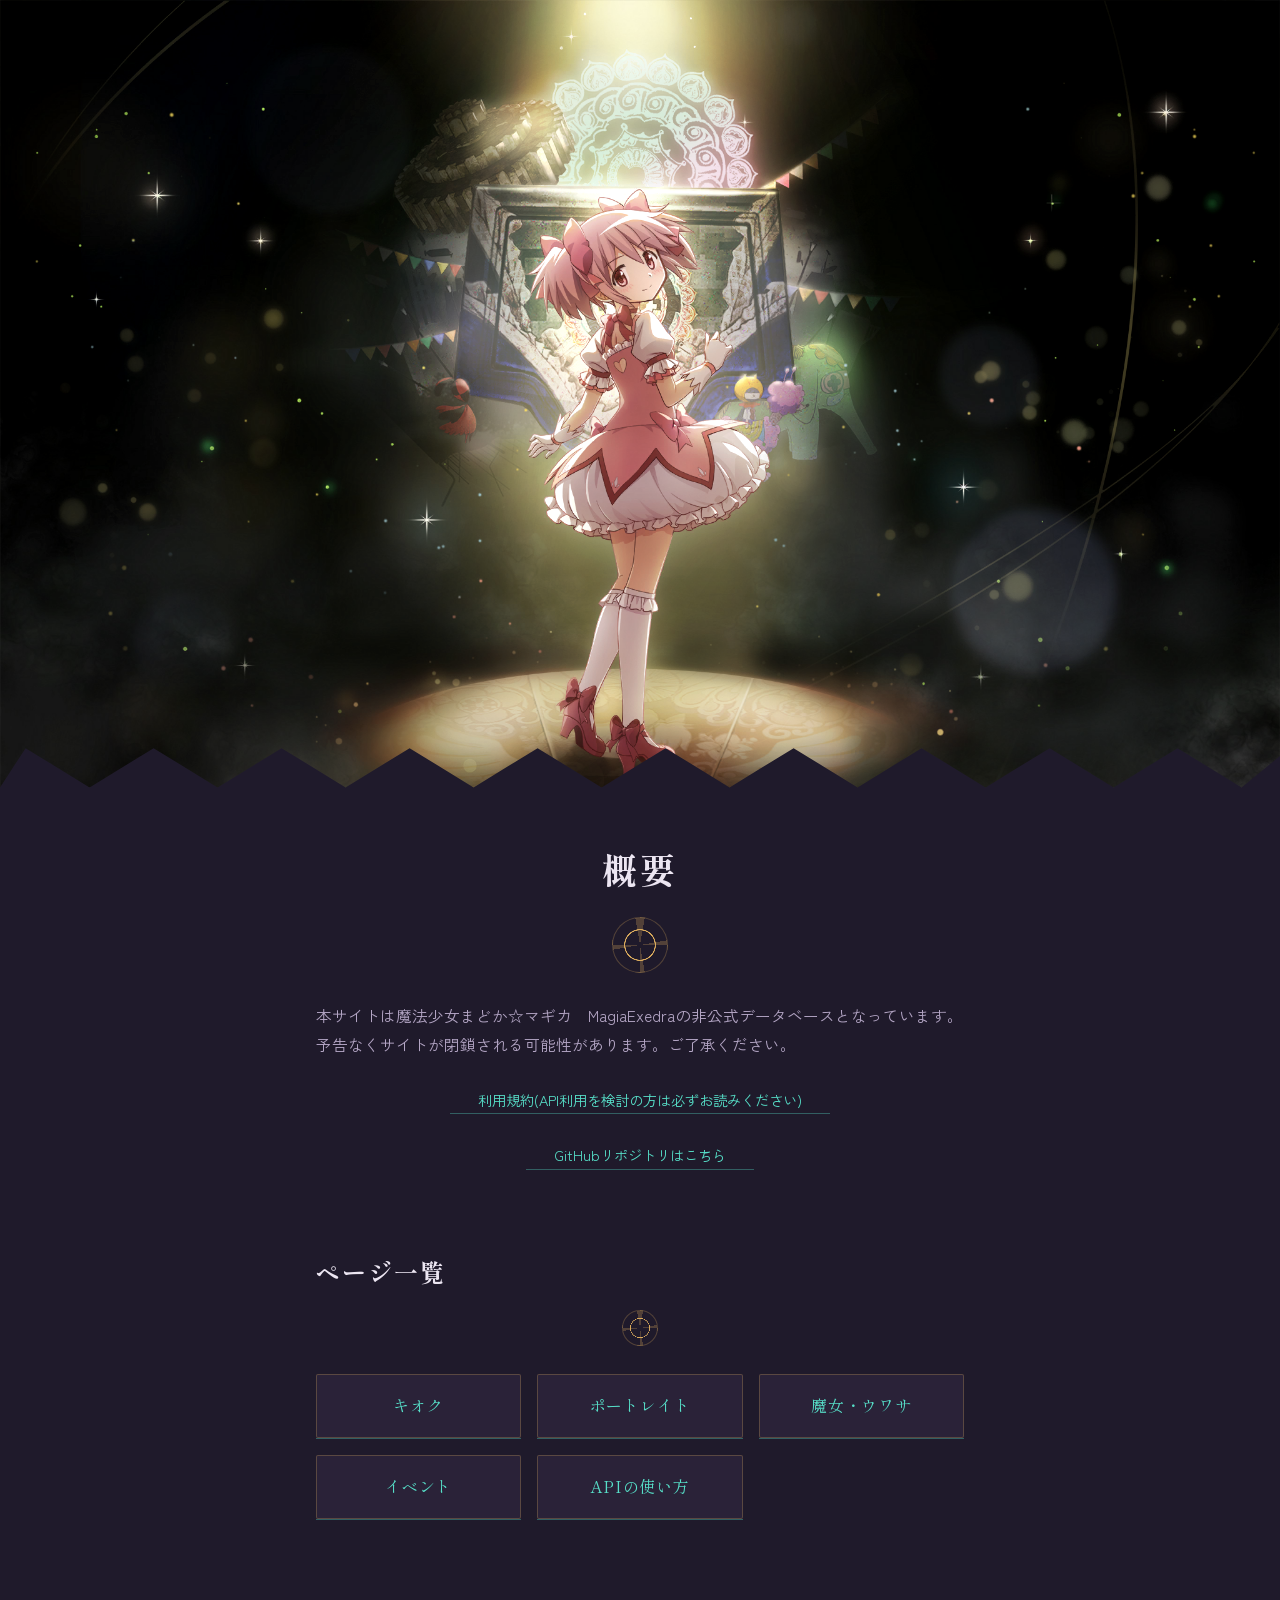
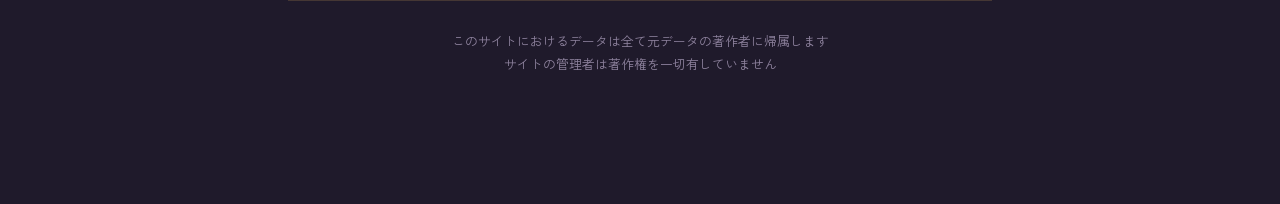
<file: index.html>
<!DOCTYPE html>
<html lang="ja">
    <head>
        <title>まどドラDB</title>
        <meta charset="utf-8" name="viewport" content="width=device-width, initial-scale=1">
        <link rel="stylesheet" href="css/style.css">
    </head>
    <body>
        <img src="images/top.png" width="100%" alt="DB_header">
        <h1>概要</h1>
        <p>本サイトは魔法少女まどか☆マギカ　MagiaExedraの非公式データベースとなっています。<br>
        予告なくサイトが閉鎖される可能性があります。ご了承ください。</p>
        <a href="terms.html">利用規約(API利用を検討の方は必ずお読みください)</a>
        <a href="https://github.com/ScapeTomoe/MadodoraDB">GitHubリポジトリはこちら</a>
        <h2>ページ一覧</h2>
        <ul>
            <a href="kioku.html"><li>キオク</li></a>
            <a href="portrate.html"><li>ポートレイト</li></a>
            <a href="witch_rumor.html"><li>魔女・ウワサ</li></a>
            <a href="event.html"><li>イベント</li></a>
            <a href="api.html"><li>APIの使い方</li></a>
        </ul>
        <p class="disclaimer">このサイトにおけるデータは全て元データの著作者に帰属します<br>
サイトの管理者は著作権を一切有していません</p>
    </body>
</html>
</file>
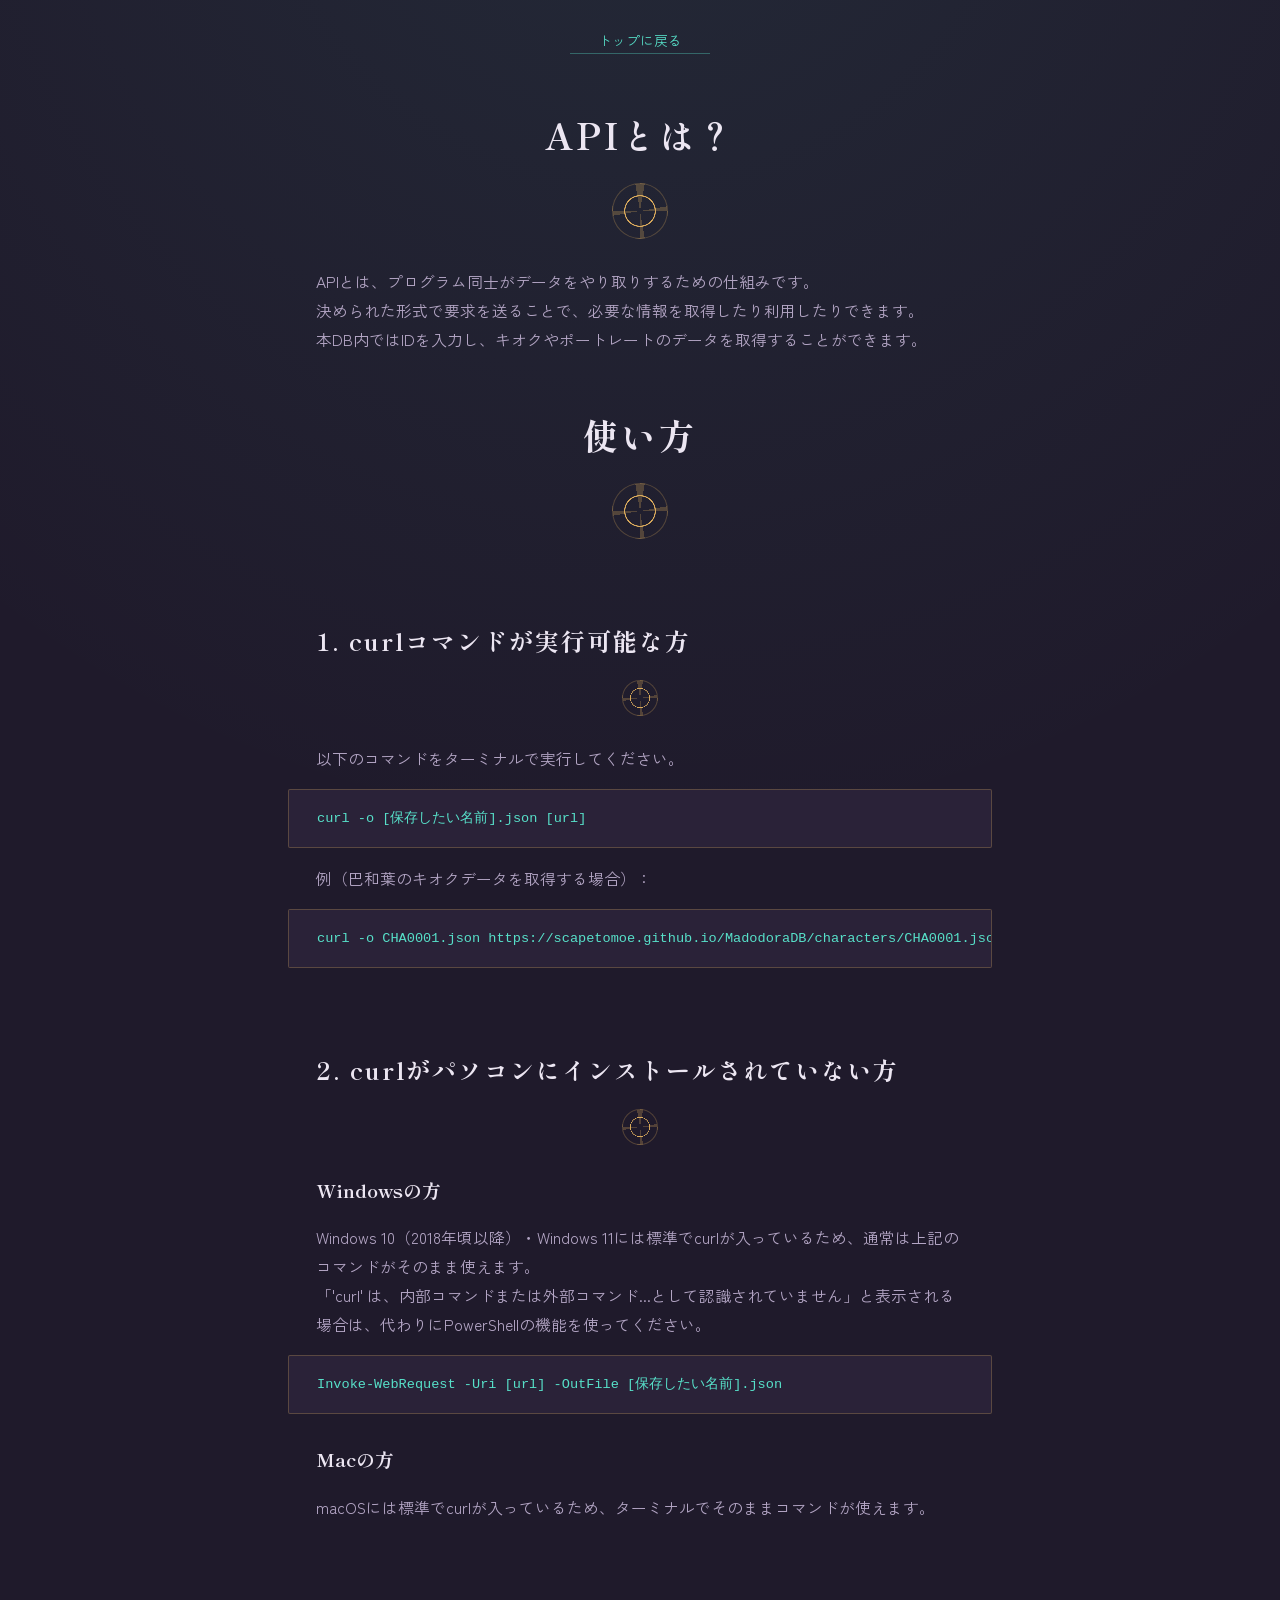
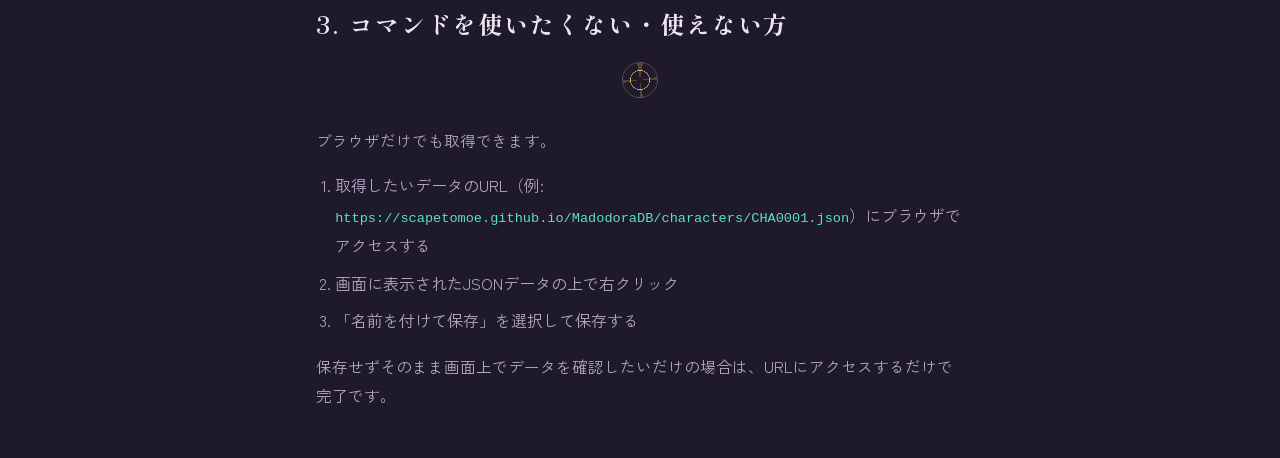
<file: api.html>
<!DOCTYPE html>
<html lang="ja">
    <head>
        <meta charset="utf-8">
        <meta name="viewport" content="width=device-width, initial-scale=1">
        <title>APIの使い方 | まどドラDB</title>
        <link rel="stylesheet" href="css/style.css">
    </head>
    <body>
        <a href="index.html" class="char-back">トップに戻る</a>

        <h1>APIとは？</h1>
        <p>APIとは、プログラム同士がデータをやり取りするための仕組みです。<br>
        決められた形式で要求を送ることで、必要な情報を取得したり利用したりできます。<br>
        本DB内ではIDを入力し、キオクやポートレートのデータを取得することができます。</p>

        <h1>使い方</h1>

        <h2>1. curlコマンドが実行可能な方</h2>
        <p>以下のコマンドをターミナルで実行してください。</p>
        <pre><code>curl -o [保存したい名前].json [url]</code></pre>
        <p>例（巴和葉のキオクデータを取得する場合）：</p>
        <pre><code>curl -o CHA0001.json https://scapetomoe.github.io/MadodoraDB/characters/CHA0001.json</code></pre>

        <h2>2. curlがパソコンにインストールされていない方</h2>
        <h3>Windowsの方</h3>
        <p>Windows 10（2018年頃以降）・Windows 11には標準でcurlが入っているため、通常は上記のコマンドがそのまま使えます。<br>
        「'curl' は、内部コマンドまたは外部コマンド...として認識されていません」と表示される場合は、代わりにPowerShellの機能を使ってください。</p>
        <pre><code>Invoke-WebRequest -Uri [url] -OutFile [保存したい名前].json</code></pre>

        <h3>Macの方</h3>
        <p>macOSには標準でcurlが入っているため、ターミナルでそのままコマンドが使えます。</p>

        <h2>3. コマンドを使いたくない・使えない方</h2>
        <p>ブラウザだけでも取得できます。</p>
        <ol>
            <li>取得したいデータのURL（例: <code>https://scapetomoe.github.io/MadodoraDB/characters/CHA0001.json</code>）にブラウザでアクセスする</li>
            <li>画面に表示されたJSONデータの上で右クリック</li>
            <li>「名前を付けて保存」を選択して保存する</li>
        </ol>
        <p>保存せずそのまま画面上でデータを確認したいだけの場合は、URLにアクセスするだけで完了です。</p>
    </body>
</html>
</file>
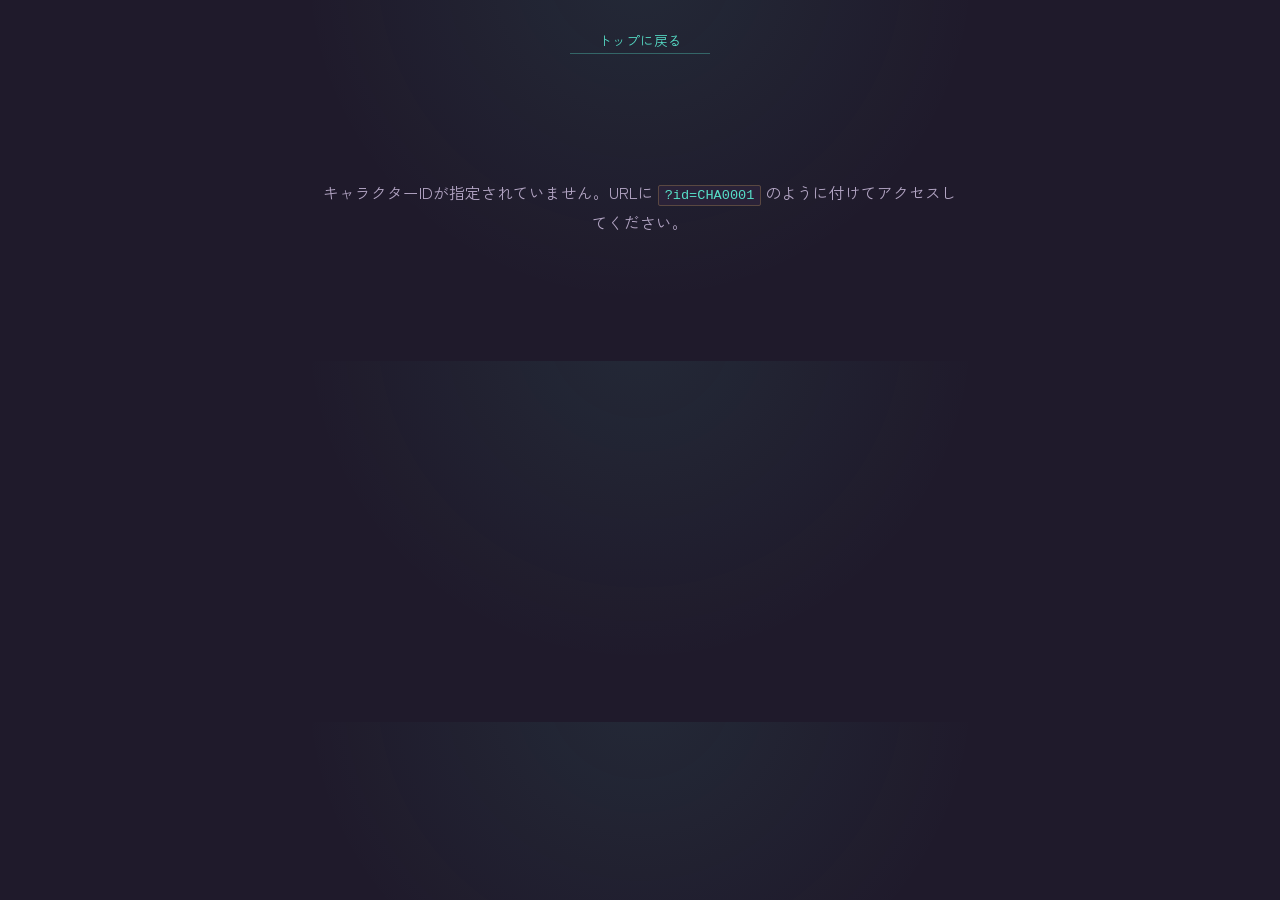
<file: character.html>
<!DOCTYPE html>
<html lang="ja">
    <head>
        <title>キャラクター詳細 | まどドラDB</title>
        <meta charset="utf-8">
        <meta name="viewport" content="width=device-width, initial-scale=1">
        <link rel="stylesheet" href="css/style.css">
    </head>
    <body class="char-page">
        <a href="index.html" class="char-back">トップに戻る</a>
        <main id="char-root" class="char-root">
            <p class="char-loading">読み込み中…</p>
        </main>
        <script src="js/character.js"></script>
    </body>
</html>
</file>
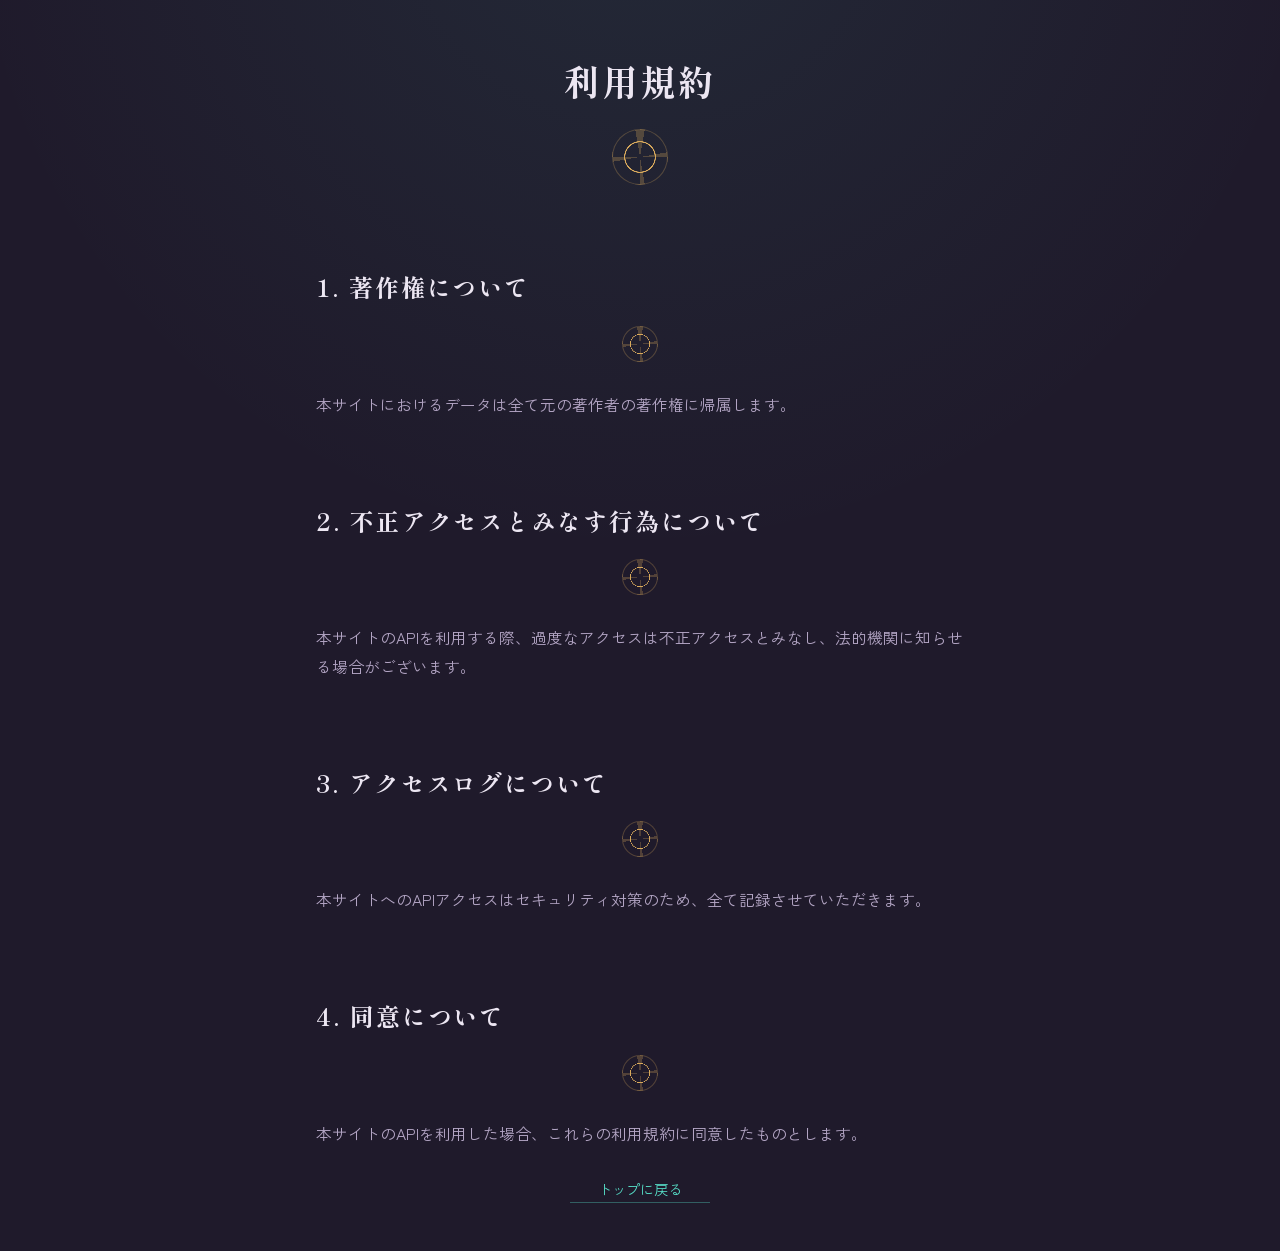
<file: terms.html>
<!DOCTYPE html>
<html lang="ja">
    <head>
        <title>利用規約 | まどドラDB</title>
        <meta charset="utf-8">
        <meta name="viewport" content="width=device-width, initial-scale=1">
        <link rel="stylesheet" href="css/style.css">
    </head>
    <body>
        <h1>利用規約</h1>

        <h2>1. 著作権について</h2>
        <p>本サイトにおけるデータは全て元の著作者の著作権に帰属します。</p>

        <h2>2. 不正アクセスとみなす行為について</h2>
        <p>本サイトのAPIを利用する際、過度なアクセスは不正アクセスとみなし、法的機関に知らせる場合がございます。</p>

        <h2>3. アクセスログについて</h2>
        <p>本サイトへのAPIアクセスはセキュリティ対策のため、全て記録させていただきます。</p>

        <h2>4. 同意について</h2>
        <p>本サイトのAPIを利用した場合、これらの利用規約に同意したものとします。</p>

        <a href="index.html">トップに戻る</a>
    </body>
</html>
</file>
<file: css/style.css>
/* ============================================================
   まどドラDB - style.css
   コンセプト: ソウルジェムと魔女結界の「魔法陣」
   ------------------------------------------------------------
   紙のHTMLに合わせて、独自クラスは付けずタグセレクタ中心で構成。
   ページが増えても迷わないよう、色・余白はCSS変数に集約。
   ============================================================ */

@import url('https://fonts.googleapis.com/css2?family=Shippori+Mincho:wght@500;700&family=Zen+Kaku+Gothic+New:wght@400;500;700&display=swap');

:root {
  /* --- カラー: 深夜の結界 + ソウルジェムの光 --- */
  --color-bg:        #1f1a2b;
  --color-bg-panel:  #2a2238;
  --color-text:      #ece6f2;
  --color-text-mute: #b3a5c4;
  --color-accent:    #57e0c9;  /* ソウルジェムの光 */
  --color-accent-2:  #d8a95c;  /* 魔法陣の金 */
  --color-line:      rgba(216, 169, 92, 0.28);

  /* --- タイポグラフィ --- */
  --font-display: "Shippori Mincho", serif;
  --font-body:    "Zen Kaku Gothic New", sans-serif;

  /* --- 余白 --- */
  --space-1: 0.5rem;
  --space-2: 1rem;
  --space-3: 1.75rem;
  --space-4: 3rem;
  --space-5: 5rem;

  --radius: 2px;
  --content-width: 44rem;
}

@media (prefers-color-scheme: light) {
  :root {
    /* サイトはダーク基調が前提だが、OS側で強制変更されても
       最低限の可読性を保つための保険 */
  }
}

*,
*::before,
*::after {
  box-sizing: border-box;
}

html {
  scroll-behavior: smooth;
}

@media (prefers-reduced-motion: reduce) {
  html {
    scroll-behavior: auto;
  }
  * {
    animation-duration: 0.01ms !important;
    animation-iteration-count: 1 !important;
    transition-duration: 0.01ms !important;
  }
}

body {
  margin: 0;
  background:
    radial-gradient(circle at 50% -10%, rgba(87, 224, 201, 0.08), transparent 45%),
    var(--color-bg);
  color: var(--color-text);
  font-family: var(--font-body);
  line-height: 1.85;
  -webkit-font-smoothing: antialiased;
}

/* ------------------------------------------------------------
   トップ画像: 下端に「破れ紙/結界の切れ目」風のギザギザ
   ------------------------------------------------------------ */
img {
  display: block;
  max-width: 100%;
  height: auto;
}

body > img:first-of-type {
  width: 100%;
  clip-path: polygon(
    0% 0%, 100% 0%, 100% 96%,
    97% 100%, 92% 95%, 87% 100%, 82% 95%, 77% 100%,
    72% 95%, 67% 100%, 62% 95%, 57% 100%, 52% 95%,
    47% 100%, 42% 95%, 37% 100%, 32% 95%, 27% 100%,
    22% 95%, 17% 100%, 12% 95%, 7% 100%, 2% 95%, 0% 100%
  );
  filter: saturate(0.9) contrast(1.03);
}

/* ------------------------------------------------------------
   本文コンテナ
   ------------------------------------------------------------ */
h1,
h2,
p,
ul {
  max-width: var(--content-width);
  margin-left: auto;
  margin-right: auto;
  padding-left: var(--space-3);
  padding-right: var(--space-3);
}

/* ------------------------------------------------------------
   見出し: 魔法陣の分割線をあしらう
   ------------------------------------------------------------ */
h1,
h2 {
  font-family: var(--font-display);
  font-weight: 700;
  letter-spacing: 0.08em;
  color: var(--color-text);
  margin-top: var(--space-5);
  margin-bottom: var(--space-3);
  position: relative;
}

h1 {
  font-size: clamp(1.6rem, 4vw, 2.2rem);
  margin-top: var(--space-4);
  text-align: center;
}

h1::after,
h2::after {
  content: "";
  display: block;
  width: 3.5rem;
  height: 3.5rem;
  margin: var(--space-2) auto 0;
  background:
    radial-gradient(circle at center, transparent 0 38%, var(--color-accent-2) 39% 41%, transparent 42%),
    conic-gradient(
      var(--color-line) 0deg 10deg, transparent 10deg 80deg,
      var(--color-line) 80deg 90deg, transparent 90deg 170deg,
      var(--color-line) 170deg 180deg, transparent 180deg 260deg,
      var(--color-line) 260deg 270deg, transparent 270deg 350deg,
      var(--color-line) 350deg 360deg
    );
  border: 1px solid var(--color-line);
  border-radius: 50%;
  animation: rune-spin 60s linear infinite;
}

h2::after {
  width: 2.25rem;
  height: 2.25rem;
}

@keyframes rune-spin {
  to {
    transform: rotate(360deg);
  }
}

/* ------------------------------------------------------------
   本文
   ------------------------------------------------------------ */
p {
  color: var(--color-text-mute);
  font-size: 0.98rem;
}

/* ------------------------------------------------------------
   利用規約リンク: ソウルジェムのように光る
   ------------------------------------------------------------ */
a {
  color: var(--color-accent);
  text-decoration: none;
  border-bottom: 1px solid rgba(87, 224, 201, 0.35);
  transition: color 0.2s ease, border-color 0.2s ease, text-shadow 0.2s ease;
}

a:hover {
  color: #86efdc;
  border-color: currentColor;
  text-shadow: 0 0 10px rgba(87, 224, 201, 0.55);
}

a:focus-visible {
  outline: 2px solid var(--color-accent);
  outline-offset: 3px;
  border-radius: var(--radius);
}

body > a {
  display: block;
  width: fit-content;
  max-width: calc(var(--content-width) - var(--space-3) * 2);
  margin: var(--space-3) auto 0;
  padding-left: var(--space-3);
  padding-right: var(--space-3);
  font-size: 0.9rem;
}

/* ------------------------------------------------------------
   ページ一覧: 結界のカード
   ------------------------------------------------------------ */
ul {
  list-style: none;
  display: grid;
  grid-template-columns: repeat(2, 1fr);
  gap: var(--space-2);
  padding-top: 0;
}

li {
  background: var(--color-bg-panel);
  border: 1px solid var(--color-line);
  border-radius: var(--radius);
  padding: var(--space-2);
  text-align: center;
  font-family: var(--font-display);
  letter-spacing: 0.05em;
  transition: transform 0.2s ease, border-color 0.2s ease, box-shadow 0.2s ease;
}

li:hover {
  transform: translateY(-2px);
  border-color: var(--color-accent);
  box-shadow: 0 6px 24px -8px rgba(87, 224, 201, 0.35);
}

li a {
  display: block;
  color: var(--color-text);
  border-bottom: none;
}

li a:hover {
  color: var(--color-accent);
}

@media (min-width: 40rem) {
  ul {
    grid-template-columns: repeat(3, 1fr);
  }
}

/* ------------------------------------------------------------
   末尾の権利表記: 控えめに
   ------------------------------------------------------------ */
.disclaimer {
  margin-top: var(--space-5);
  padding-top: var(--space-3);
  padding-bottom: var(--space-5);
  border-top: 1px solid var(--color-line);
  font-size: 0.8rem;
  text-align: center;
  color: var(--color-text-mute);
  opacity: 0.75;
}

/* ------------------------------------------------------------
   最後の要素の下マージンを詰めすぎないための保険
   ------------------------------------------------------------ */
body > *:last-child {
  margin-bottom: var(--space-4);
}

/* ============================================================
   キャラクター詳細ページ (character.html)
   ============================================================ */
:root {
  --attr-flame:     #ff7a63;
  --attr-water:     #59c3ff;
  --attr-wood:      #8bdc63;
  --attr-light:     #f3d477;
  --attr-darkness:  #b58bff;
  --attr-none:      #a6adba;
}

body[data-attribute="FLAME"]     { --attr-color: var(--attr-flame); }
body[data-attribute="WATER"]     { --attr-color: var(--attr-water); }
body[data-attribute="WOOD"]      { --attr-color: var(--attr-wood); }
body[data-attribute="LIGHT"]     { --attr-color: var(--attr-light); }
body[data-attribute="DARKNESS"]  { --attr-color: var(--attr-darkness); }
body[data-attribute="NONE"]      { --attr-color: var(--attr-none); }

.char-back {
  display: block;
  max-width: var(--content-width);
  margin: var(--space-3) auto 0;
  padding-left: var(--space-3);
  padding-right: var(--space-3);
  font-size: 0.85rem;
  width: fit-content;
}

.char-root {
  max-width: var(--content-width);
  margin: 0 auto;
  padding: var(--space-3);
}

.char-loading,
.char-error {
  text-align: center;
  color: var(--color-text-mute);
  padding: var(--space-5) 0;
}

.char-hidden-banner {
  max-width: 22rem;
  margin: var(--space-3) auto 0;
  padding: 0.6em 1.2em;
  text-align: center;
  font-family: var(--font-display);
  font-size: 0.9rem;
  letter-spacing: 0.05em;
  color: var(--attr-darkness);
  border: 1px solid var(--attr-darkness);
  border-radius: var(--radius);
  background: rgba(181, 139, 255, 0.08);
  animation: hidden-pulse 2.4s ease-in-out infinite;
}

.char-hidden-link {
  display: inline-block;
  margin-top: 0.4em;
  color: var(--attr-darkness);
  border-bottom: 1px solid rgba(181, 139, 255, 0.4);
  font-size: 0.85rem;
}

.char-hidden-link:hover {
  color: #d2bfff;
  border-color: currentColor;
  text-shadow: 0 0 10px rgba(181, 139, 255, 0.55);
}

@keyframes hidden-pulse {
  0%, 100% { box-shadow: 0 0 8px -4px var(--attr-darkness); }
  50% { box-shadow: 0 0 20px -2px var(--attr-darkness); }
}

.char-visual {
  max-width: 180px;
  margin: var(--space-3) auto 0;
  border-radius: var(--radius);
  overflow: hidden;
  border: 1px solid var(--color-line);
  box-shadow: 0 0 40px -12px var(--attr-color, var(--color-accent));
}

.char-visual img {
  width: 100%;
  display: block;
}

.char-kioku {
  text-align: center;
  color: var(--color-text-mute);
  font-size: 0.85rem;
  margin: var(--space-4) 0 0;
}

.char-name {
  font-family: var(--font-display);
  text-align: center;
  font-size: clamp(1.8rem, 5vw, 2.6rem);
  margin: var(--space-1) 0 var(--space-2);
}

.char-name::after {
  margin-left: auto;
  margin-right: auto;
}

.char-badges {
  display: flex;
  justify-content: center;
  gap: var(--space-2);
  margin-bottom: var(--space-4);
  flex-wrap: wrap;
}

.char-badge {
  font-size: 0.8rem;
  letter-spacing: 0.05em;
  padding: 0.35em 0.9em;
  border-radius: 999px;
  border: 1px solid var(--color-line);
  background: var(--color-bg-panel);
  color: var(--color-text);
}

.char-badge-attribute {
  border-color: var(--attr-color, var(--color-accent-2));
  color: var(--attr-color, var(--color-accent-2));
}

.char-stats {
  display: grid;
  gap: var(--space-2);
  background: var(--color-bg-panel);
  border: 1px solid var(--color-line);
  border-radius: var(--radius);
  padding: var(--space-3);
  margin-bottom: var(--space-2);
}

.char-rarity {
  text-align: center;
  letter-spacing: 0.15em;
  font-size: 1.3rem;
  color: var(--attr-color, var(--color-accent-2));
  margin: 0 0 var(--space-4);
}

.char-stat {
  display: grid;
  grid-template-columns: 3.5em 1fr 3.5em;
  align-items: center;
  gap: var(--space-2);
  font-size: 0.85rem;
}

.char-stat-label {
  color: var(--color-text-mute);
}

.char-stat-bar {
  height: 0.5em;
  background: rgba(255, 255, 255, 0.08);
  border-radius: 999px;
  overflow: hidden;
}

.char-stat-fill {
  height: 100%;
  background: linear-gradient(90deg, var(--attr-color, var(--color-accent)), var(--color-accent));
  border-radius: 999px;
}

.char-stat-value {
  text-align: right;
  font-variant-numeric: tabular-nums;
}

.char-skill {
  border-top: 1px solid var(--color-line);
  padding: var(--space-3) 0;
}

.char-skill-title {
  font-family: var(--font-display);
  font-size: 1.1rem;
  margin: 0 0 var(--space-1) !important;
  padding-left: 0;
  padding-right: 0;
}

.char-skill-title::after {
  margin-left: 0;
}

.char-skill-name {
  font-weight: 700;
  margin: 0 0 var(--space-1);
}

.char-skill-desc {
  color: var(--color-text-mute);
  margin: 0;
}

.char-skill-pending {
  color: var(--color-text-mute);
  opacity: 0.6;
  font-style: italic;
  margin: 0;
}

/* ============================================================
   キオク検索ページ (kioku.html)
   ============================================================ */
.kioku-root {
  max-width: var(--content-width);
  margin: var(--space-4) auto 0;
  padding: 0 var(--space-3);
  text-align: center;
}

.kioku-root p {
  padding: 0;
}

.kioku-form {
  display: flex;
  justify-content: center;
  gap: var(--space-2);
  margin: var(--space-3) 0 var(--space-1);
  flex-wrap: wrap;
}

.kioku-input {
  flex: 1 1 16rem;
  max-width: 20rem;
  padding: 0.7em 1em;
  background: var(--color-bg-panel);
  border: 1px solid var(--color-line);
  border-radius: var(--radius);
  color: var(--color-text);
  font-family: var(--font-body);
  font-size: 1rem;
}

.kioku-input::placeholder {
  color: var(--color-text-mute);
  opacity: 0.6;
}

.kioku-input:focus-visible {
  outline: 2px solid var(--color-accent);
  outline-offset: 2px;
  border-color: var(--color-accent);
}

.kioku-submit {
  padding: 0.7em 1.6em;
  background: transparent;
  border: 1px solid var(--color-accent-2);
  border-radius: var(--radius);
  color: var(--color-accent-2);
  font-family: var(--font-display);
  font-size: 1rem;
  letter-spacing: 0.05em;
  cursor: pointer;
  transition: background 0.2s ease, color 0.2s ease;
}

.kioku-submit:hover {
  background: var(--color-accent-2);
  color: var(--color-bg);
}

.kioku-submit:focus-visible {
  outline: 2px solid var(--color-accent);
  outline-offset: 2px;
}

.kioku-error {
  color: var(--attr-flame);
  font-size: 0.85rem;
}

.kioku-list {
  grid-template-columns: 1fr !important;
  gap: 0;
  margin-top: var(--space-2);
  text-align: left;
}

.kioku-list li {
  background: none;
  border: none;
  border-bottom: 1px solid var(--color-line);
  border-radius: 0;
  text-align: left;
  padding: 0.6em 0.2em;
  font-family: var(--font-body);
  letter-spacing: normal;
}

.kioku-list li:hover {
  transform: none;
  box-shadow: none;
}

.kioku-list a {
  display: block;
  color: var(--color-text);
  border-bottom: none;
}

.kioku-list a:hover {
  color: var(--color-accent);
}

.kioku-list-empty {
  color: var(--color-text-mute);
  text-align: center;
  border-bottom: none !important;
}

/* ============================================================
   コード表示・番号リスト (api.html など)
   ============================================================ */
pre {
  max-width: var(--content-width);
  margin: var(--space-2) auto;
  padding: var(--space-2) var(--space-3);
  background: var(--color-bg-panel);
  border: 1px solid var(--color-line);
  border-radius: var(--radius);
  overflow-x: auto;
}

code {
  font-family: "SFMono-Regular", Consolas, "Liberation Mono", Menlo, monospace;
  font-size: 0.85rem;
  color: var(--color-accent);
}

pre code {
  color: var(--color-accent);
}

p code {
  background: var(--color-bg-panel);
  padding: 0.15em 0.4em;
  border-radius: var(--radius);
  border: 1px solid var(--color-line);
}

h3 {
  max-width: var(--content-width);
  margin: var(--space-3) auto var(--space-2);
  padding-left: var(--space-3);
  padding-right: var(--space-3);
  font-family: var(--font-display);
  color: var(--color-text);
}

ol {
  max-width: var(--content-width);
  margin: var(--space-2) auto;
  padding-left: calc(var(--space-3) + 1.2em);
  padding-right: var(--space-3);
  color: var(--color-text-mute);
}

ol li {
  background: none;
  border: none;
  padding: 0;
  text-align: left;
  font-family: var(--font-body);
  letter-spacing: normal;
  margin-bottom: var(--space-1);
}

ol li:hover {
  transform: none;
  box-shadow: none;
}
</file>
